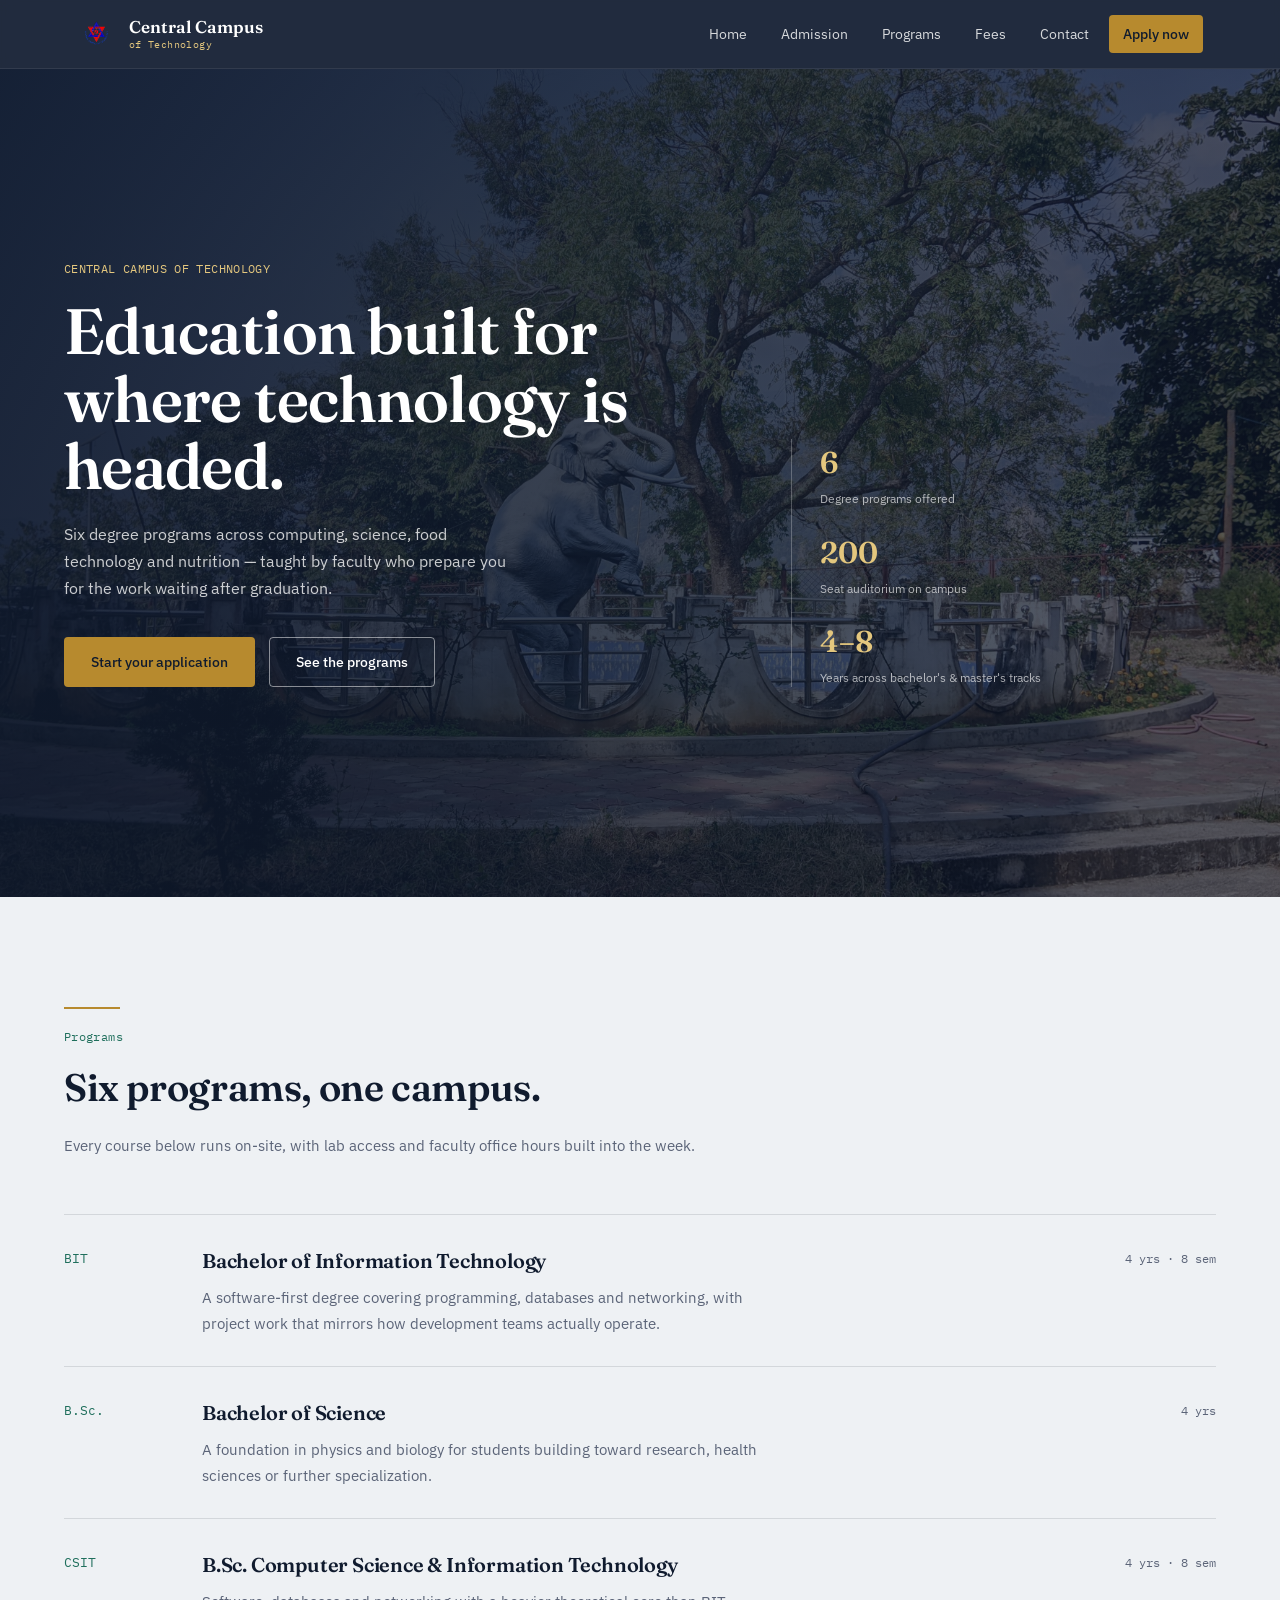
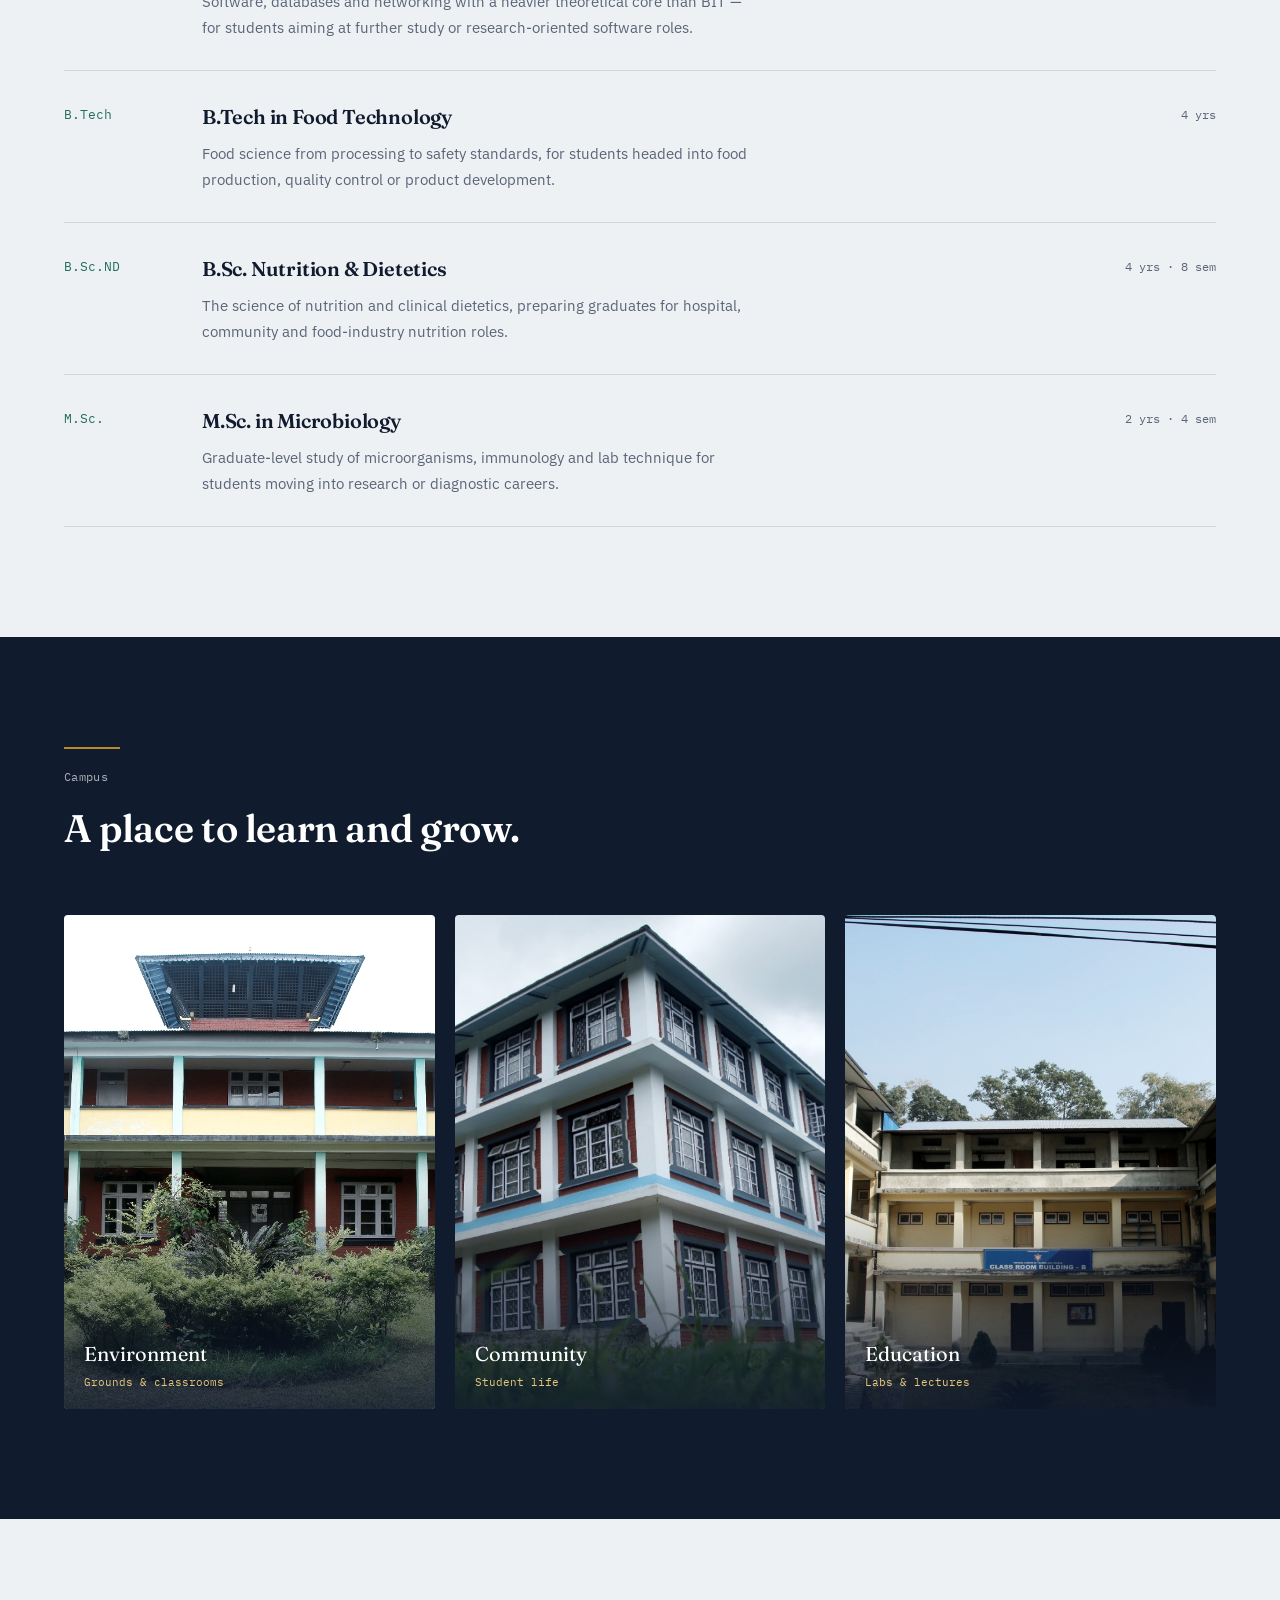
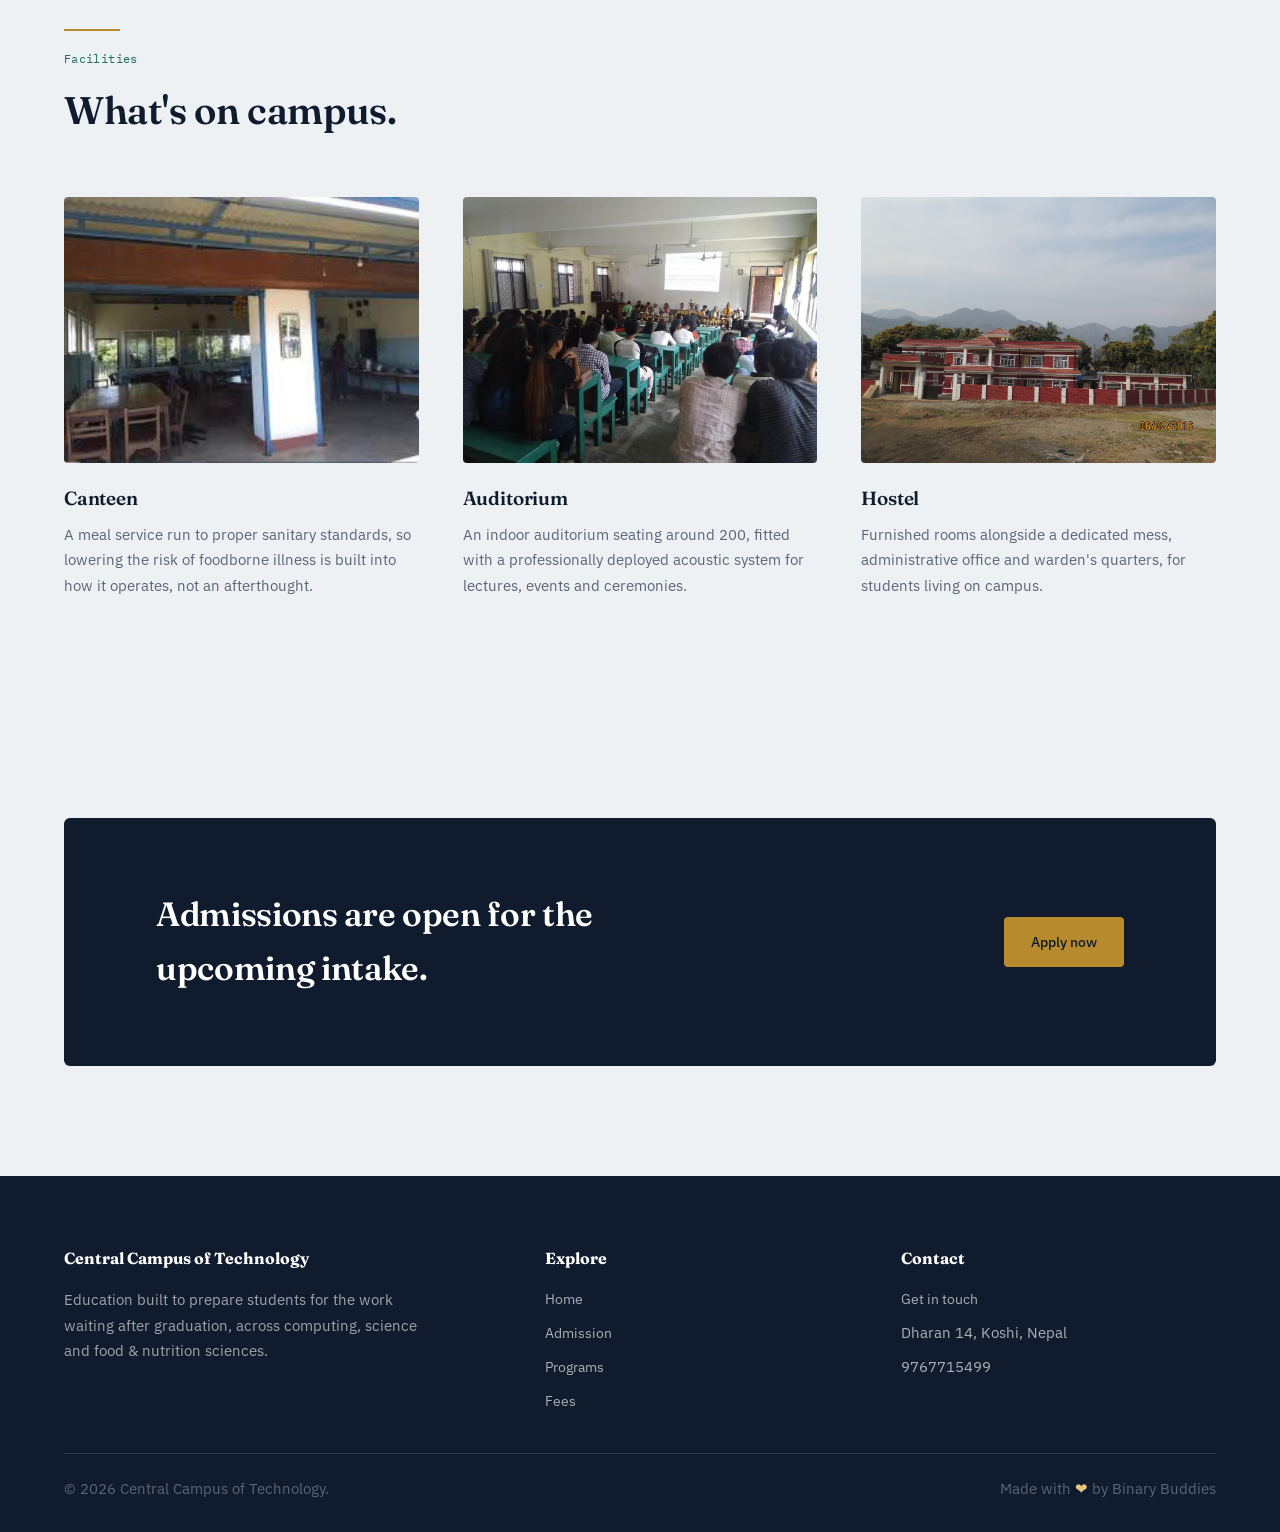
<file: index.html>
<!DOCTYPE html>
<html lang="en">
<head>
  <meta charset="UTF-8">
  <meta name="viewport" content="width=device-width, initial-scale=1.0">
  <meta name="description" content="The Central Campus of Technology provides the education and hands-on training that prepares students for their careers.">
  <meta name="keywords" content="Central Campus of Technology, College, BIT, BSc CSIT, Nepal">
  <meta name="author" content="Binary Buddies">
  <title>Central Campus of Technology</title>
  <link rel="stylesheet" href="./site.css">
  <link rel="shortcut icon" href="./Images/logo.png" type="image/svg+xml">
  <link rel="preconnect" href="https://fonts.googleapis.com">
</head>
<body>

  <header class="site-header">
    <nav>
      <a href="./index.html" class="brand">
        <img src="./Images/logo-removebg-preview.png" alt="Central Campus of Technology logo">
        <span class="brand-name">Central Campus<span>of Technology</span></span>
      </a>
      <button class="menu-icon" onclick="showmenu()" aria-label="Open menu">&#9776;</button>
      <div class="nav-links" id="navLinks">
        <button class="close-icon" onclick="hidemenu()" aria-label="Close menu">&#10005;</button>
        <ul>
          <li><a href="./index.html">Home</a></li>
          <li><a href="./admission_page.html">Admission</a></li>
          <li><a href="#course_call">Programs</a></li>
          <li><a href="./fees_page.html">Fees</a></li>
          <li><a href="./contact_page.html">Contact</a></li>
          <li><a href="./admission_page.html" class="is-cta">Apply now</a></li>
        </ul>
      </div>
    </nav>
  </header>

  <section class="hero">
    <div class="hero-inner">
      <div>
        <p class="hero-eyebrow">CENTRAL CAMPUS OF TECHNOLOGY</p>
        <h1>Education built for where technology is headed.</h1>
        <p class="hero-lede">Six degree programs across computing, science, food technology and nutrition — taught by faculty who prepare you for the work waiting after graduation.</p>
        <div class="hero-actions">
          <a href="./admission_page.html" class="btn btn-primary">Start your application</a>
          <a href="#course_call" class="btn btn-ghost">See the programs</a>
        </div>
      </div>
      <div class="hero-facts">
        <div class="hero-fact"><b>6</b><span>Degree programs offered</span></div>
        <div class="hero-fact"><b>200</b><span>Seat auditorium on campus</span></div>
        <div class="hero-fact"><b>4&ndash;8</b><span>Years across bachelor's &amp; master's tracks</span></div>
      </div>
    </div>
  </section>

  <section class="section" id="course_call">
    <div class="container">
      <div class="section-head">
        <div class="rule"></div>
        <p class="section-tag">Programs</p>
        <h2>Six programs, one campus.</h2>
        <p>Every course below runs on-site, with lab access and faculty office hours built into the week.</p>
      </div>

      <div class="catalog">
        <div class="catalog-row">
          <div class="catalog-code">BIT</div>
          <div class="catalog-body">
            <h3>Bachelor of Information Technology</h3>
            <p>A software-first degree covering programming, databases and networking, with project work that mirrors how development teams actually operate.</p>
          </div>
          <div class="catalog-meta">4 yrs · 8 sem</div>
        </div>

        <div class="catalog-row">
          <div class="catalog-code">B.Sc.</div>
          <div class="catalog-body">
            <h3>Bachelor of Science</h3>
            <p>A foundation in physics and biology for students building toward research, health sciences or further specialization.</p>
          </div>
          <div class="catalog-meta">4 yrs</div>
        </div>

        <div class="catalog-row">
          <div class="catalog-code">CSIT</div>
          <div class="catalog-body">
            <h3>B.Sc. Computer Science &amp; Information Technology</h3>
            <p>Software, databases and networking with a heavier theoretical core than BIT — for students aiming at further study or research-oriented software roles.</p>
          </div>
          <div class="catalog-meta">4 yrs · 8 sem</div>
        </div>

        <div class="catalog-row">
          <div class="catalog-code">B.Tech</div>
          <div class="catalog-body">
            <h3>B.Tech in Food Technology</h3>
            <p>Food science from processing to safety standards, for students headed into food production, quality control or product development.</p>
          </div>
          <div class="catalog-meta">4 yrs</div>
        </div>

        <div class="catalog-row">
          <div class="catalog-code">B.Sc.ND</div>
          <div class="catalog-body">
            <h3>B.Sc. Nutrition &amp; Dietetics</h3>
            <p>The science of nutrition and clinical dietetics, preparing graduates for hospital, community and food-industry nutrition roles.</p>
          </div>
          <div class="catalog-meta">4 yrs · 8 sem</div>
        </div>

        <div class="catalog-row">
          <div class="catalog-code">M.Sc.</div>
          <div class="catalog-body">
            <h3>M.Sc. in Microbiology</h3>
            <p>Graduate-level study of microorganisms, immunology and lab technique for students moving into research or diagnostic careers.</p>
          </div>
          <div class="catalog-meta">2 yrs · 4 sem</div>
        </div>
      </div>
    </div>
  </section>

  <section class="section on-dark">
    <div class="container">
      <div class="section-head">
        <div class="rule"></div>
        <p class="section-tag">Campus</p>
        <h2>A place to learn and grow.</h2>
      </div>
      <div class="campus-grid">
        <div class="campus-tile">
          <img src="./Images/environment.jpg" alt="Campus environment">
          <div class="campus-label">Environment<span>Grounds &amp; classrooms</span></div>
        </div>
        <div class="campus-tile">
          <img src="./Images/cctimg4.jpg" alt="Campus community">
          <div class="campus-label">Community<span>Student life</span></div>
        </div>
        <div class="campus-tile">
          <img src="./Images/cctimg5.jpg" alt="Campus education">
          <div class="campus-label">Education<span>Labs &amp; lectures</span></div>
        </div>
      </div>
    </div>
  </section>

  <section class="section">
    <div class="container">
      <div class="section-head">
        <div class="rule"></div>
        <p class="section-tag">Facilities</p>
        <h2>What's on campus.</h2>
      </div>
      <div class="facilities-grid">
        <div class="facility">
          <img src="./Images/canteen.jpeg" alt="Canteen">
          <h3>Canteen</h3>
          <p>A meal service run to proper sanitary standards, so lowering the risk of foodborne illness is built into how it operates, not an afterthought.</p>
        </div>
        <div class="facility">
          <img src="./Images/Auditorium.jpg" alt="Auditorium">
          <h3>Auditorium</h3>
          <p>An indoor auditorium seating around 200, fitted with a professionally deployed acoustic system for lectures, events and ceremonies.</p>
        </div>
        <div class="facility">
          <img src="./Images/Hostel.jpg" alt="Hostel">
          <h3>Hostel</h3>
          <p>Furnished rooms alongside a dedicated mess, administrative office and warden's quarters, for students living on campus.</p>
        </div>
      </div>
    </div>
  </section>

  <section class="section">
    <div class="container">
      <div class="cta-band">
        <h2>Admissions are open for the upcoming intake.</h2>
        <a href="./admission_page.html" class="btn btn-primary">Apply now</a>
      </div>
    </div>
  </section>

  <footer class="site-footer">
    <div class="container">
      <div class="footer-grid">
        <div>
          <h4>Central Campus of Technology</h4>
          <p>Education built to prepare students for the work waiting after graduation, across computing, science and food &amp; nutrition sciences.</p>
        </div>
        <div>
          <h4>Explore</h4>
          <ul>
            <li><a href="./index.html">Home</a></li>
            <li><a href="./admission_page.html">Admission</a></li>
            <li><a href="./index.html#course_call">Programs</a></li>
            <li><a href="./fees_page.html">Fees</a></li>
          </ul>
        </div>
        <div>
          <h4>Contact</h4>
          <ul>
            <li><a href="./contact_page.html">Get in touch</a></li>
            <li>Dharan 14, Koshi, Nepal</li>
            <li>9767715499</li>
          </ul>
        </div>
      </div>
      <div class="footer-bottom">
        <p>&copy; 2026 Central Campus of Technology.</p>
        <p>Made with <span>&#10084;</span> by Binary Buddies</p>
      </div>
    </div>
  </footer>

  <script src="./main_script.js"></script>
</body>
</html>
</file>
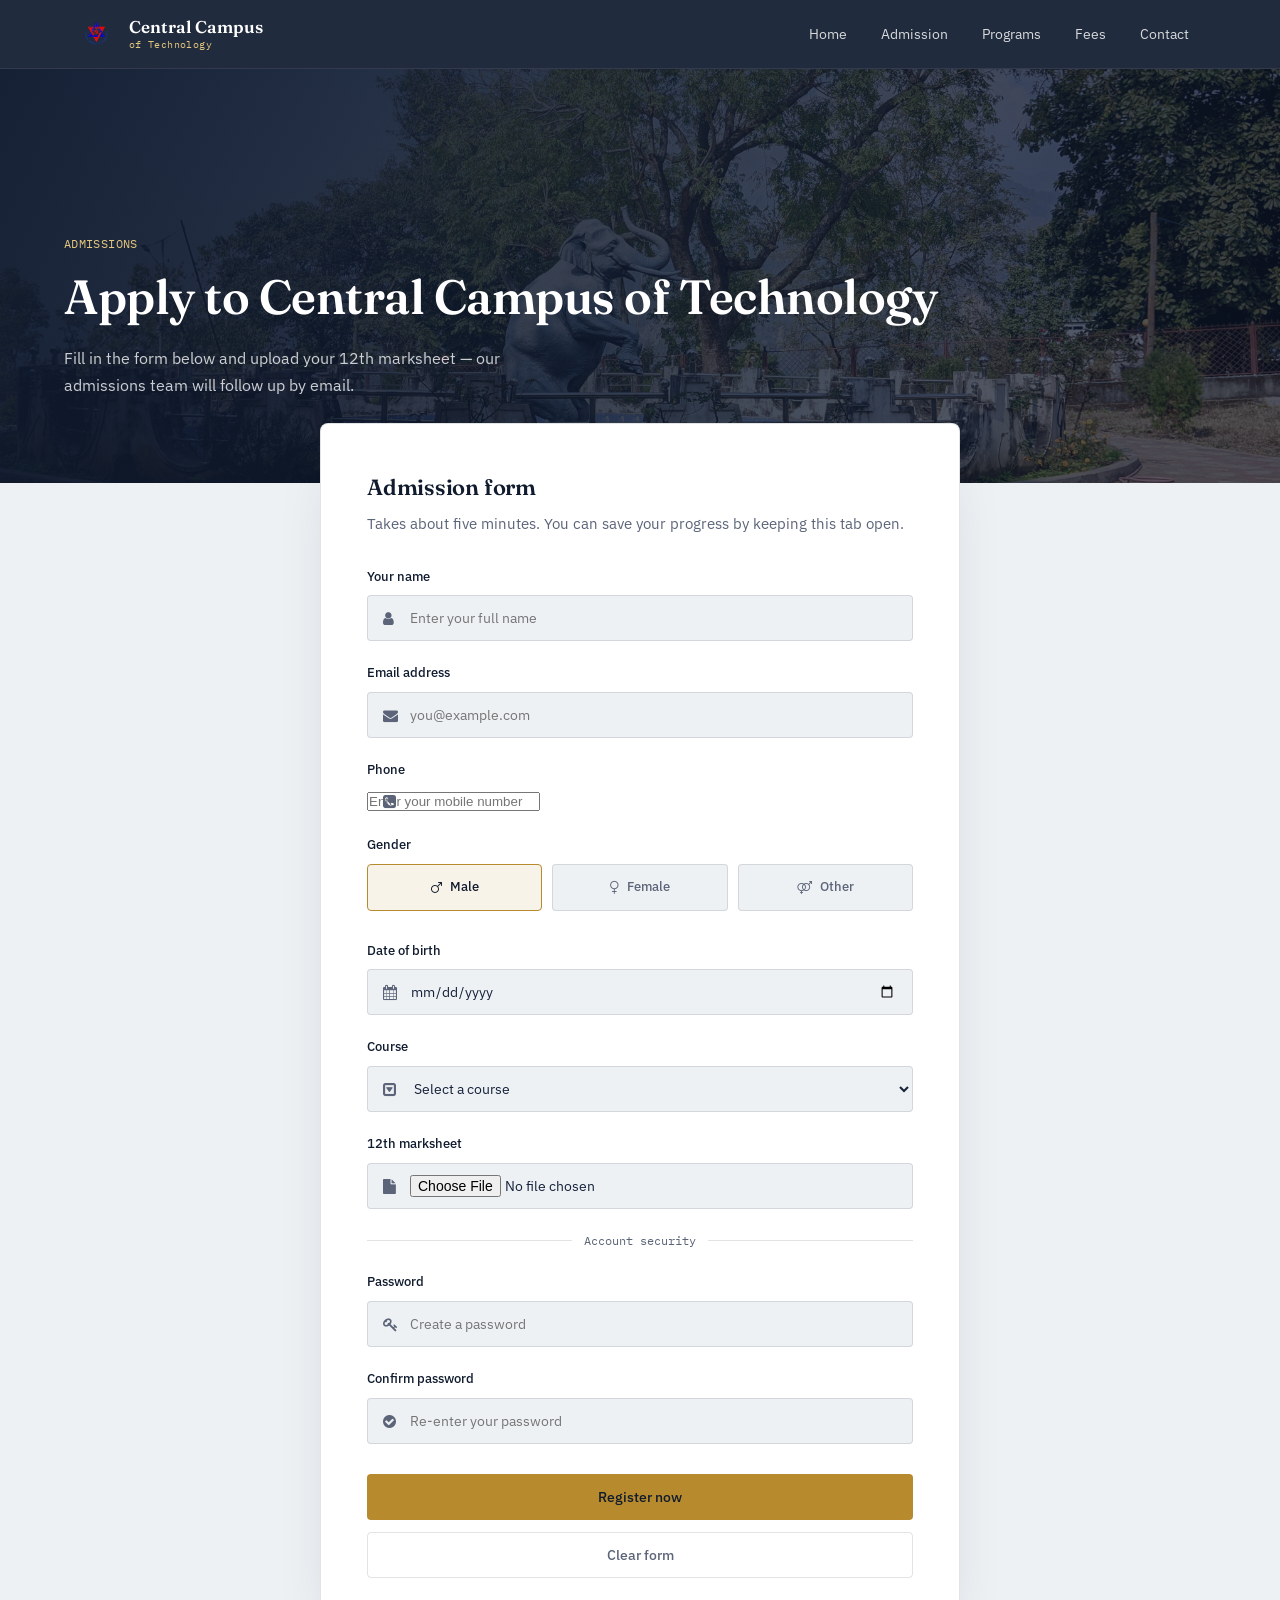
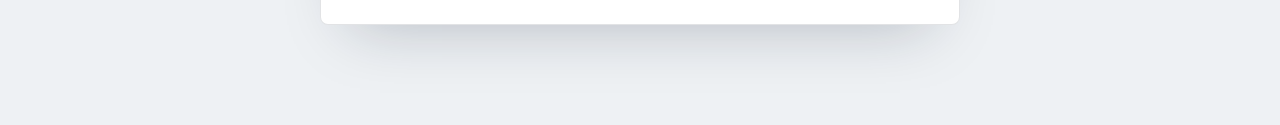
<file: admission_page.html>
<!DOCTYPE html>
<html lang="en">

<head>
	<meta charset="UTF-8">
	<meta name="viewport" content="width=device-width, initial-scale=1.0">
	<title>Admission Form — Central Campus of Technology</title>
	<link rel="shortcut icon" href="./Images/logo.png" type="image/svg+xml">
	<link rel="stylesheet" href="./site.css">
	<link rel="stylesheet" href="https://cdnjs.cloudflare.com/ajax/libs/font-awesome/4.7.0/css/font-awesome.min.css">
</head>

<body class="form-page">

	<header class="site-header">
		<nav>
			<a href="./index.html" class="brand">
				<img src="./Images/logo-removebg-preview.png" alt="Central Campus of Technology logo">
				<span class="brand-name">Central Campus<span>of Technology</span></span>
			</a>
			<button class="menu-icon" onclick="showmenu()" aria-label="Open menu">&#9776;</button>
			<div class="nav-links" id="navLinks">
				<button class="close-icon" onclick="hidemenu()" aria-label="Close menu">&#10005;</button>
				<ul>
					<li><a href="./index.html">Home</a></li>
					<li><a href="./admission_page.html">Admission</a></li>
					<li><a href="./index.html#course_call">Programs</a></li>
					<li><a href="./fees_page.html">Fees</a></li>
					<li><a href="./contact_page.html">Contact</a></li>
				</ul>
			</div>
		</nav>
	</header>

	<section class="hero">
		<div class="hero-inner">
			<div>
				<p class="hero-eyebrow">ADMISSIONS</p>
				<h1>Apply to Central Campus of Technology</h1>
				<p class="hero-lede">Fill in the form below and upload your 12th marksheet — our admissions team will
					follow up by email.</p>
			</div>
		</div>
	</section>

	<div class="form-shell">
		<div class="form-card">
			<h2>Admission form</h2>
			<p>Takes about five minutes. You can save your progress by keeping this tab open.</p>

			<form method="post" onsubmit="sendmail(); this.reset(); return false;">

				<div class="field">
					<label for="yourname">Your name</label>
					<div class="field-input">
						<i class="fa fa-user"></i>
						<input type="text" name="your name" id="yourname" placeholder="Enter your full name" required>
					</div>
				</div>

				<div class="field">
					<label for="emailaddress">Email address</label>
					<div class="field-input">
						<i class="fa fa-envelope"></i>
						<input type="email" name="email address" id="emailaddress" placeholder="you@example.com"
							required>
					</div>
				</div>

				<div class="field">
					<label for="phone">Phone</label>
					<div class="field-input">
						<i class="fa fa-phone-square"></i>
						<input type="tel" name="phone" id="phone" placeholder="Enter your mobile number" required>
					</div>
				</div>

				<div class="field">
					<label>Gender</label>
					<div class="segmented">
						<input type="radio" id="male" name="gender" value="male" checked>
						<label for="male"><i class="fa fa-mars"></i> Male</label>

						<input type="radio" id="female" name="gender" value="female">
						<label for="female"><i class="fa fa-venus"></i> Female</label>

						<input type="radio" id="others" name="gender" value="others">
						<label for="others"><i class="fa fa-venus-mars"></i> Other</label>
					</div>
				</div>

				<div class="field">
					<label for="dob">Date of birth</label>
					<div class="field-input">
						<i class="fa fa-calendar"></i>
						<input type="date" name="dob" id="dob" required>
					</div>
				</div>

				<div class="field">
					<label for="course">Course</label>
					<div class="field-input">
						<i class="fa fa-caret-square-o-down"></i>
						<select id="course" name="cars" required>
							<option value="select">Select a course</option>
							<option value="bit">BIT</option>
							<option value="bsc">B.Sc.</option>
							<option value="bsccsit">BSC.CSIT</option>
							<option value="btech">B.Tech (Food)</option>
							<option value="bscnd">B.Sc. Nutrition and Dietetics</option>
							<option value="mscm">M.Sc. (Microbiology)</option>
						</select>
					</div>
				</div>

				<div class="field">
					<label for="file">12th marksheet</label>
					<div class="field-input">
						<i class="fa fa-file"></i>
						<input type="file" name="file" id="file" required>
					</div>
				</div>

				<div class="divider-text">Account security</div>

				<div class="field">
					<label for="password">Password</label>
					<div class="field-input">
						<i class="fa fa-key"></i>
						<input type="password" name="password" id="password" placeholder="Create a password">
					</div>
				</div>

				<div class="field">
					<label for="confirmpassword">Confirm password</label>
					<div class="field-input">
						<i class="fa fa-check-circle"></i>
						<input type="password" name="confirm password" id="confirmpassword"
							placeholder="Re-enter your password">
					</div>
				</div>

				<div class="form-actions">
					<input type="submit" class="btn btn-primary btn-block" value="Register now">
					<input type="reset" class="btn btn-secondary btn-block" value="Clear form">
				</div>

			</form>
		</div>
	</div>

	<script src="./main_script.js"></script>
</body>

</html>
</file>
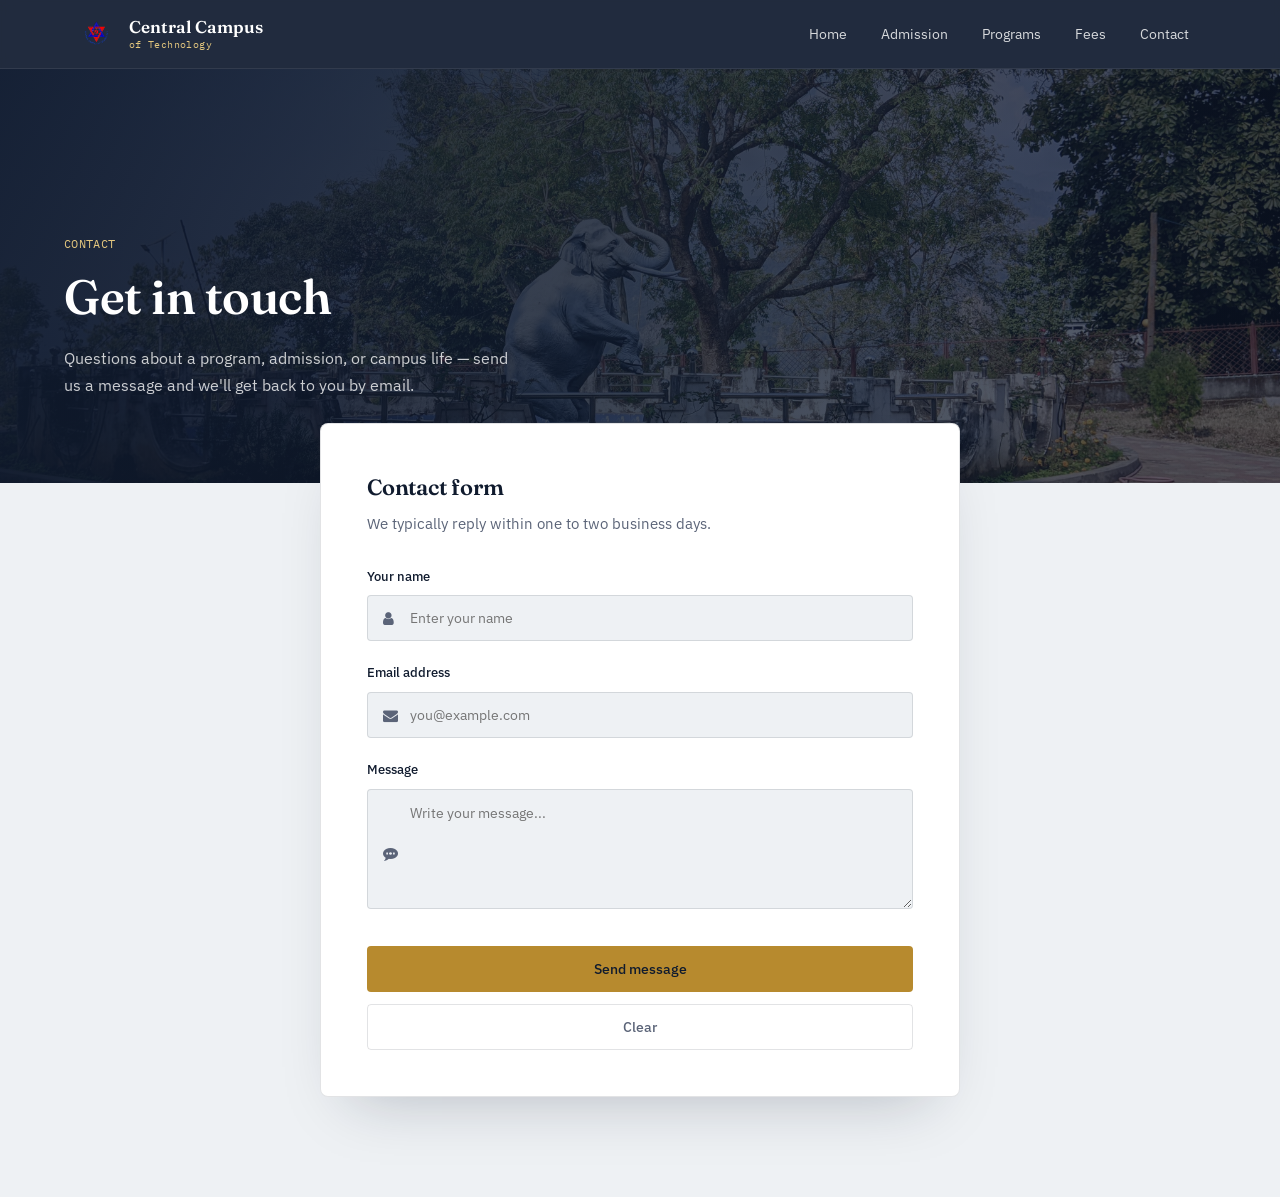
<file: contact_page.html>
<!DOCTYPE html>
<html lang="en">
<head>
  <meta charset="UTF-8">
  <meta name="viewport" content="width=device-width, initial-scale=1.0">
  <title>Contact Us — Central Campus of Technology</title>
  <link rel="shortcut icon" href="./Images/logo.png" type="image/svg+xml">
  <link rel="stylesheet" href="./site.css">
  <link rel="stylesheet" href="https://cdnjs.cloudflare.com/ajax/libs/font-awesome/4.7.0/css/font-awesome.min.css">
</head>
<body class="form-page">

  <header class="site-header">
    <nav>
      <a href="./index.html" class="brand">
        <img src="./Images/logo-removebg-preview.png" alt="Central Campus of Technology logo">
        <span class="brand-name">Central Campus<span>of Technology</span></span>
      </a>
      <button class="menu-icon" onclick="showmenu()" aria-label="Open menu">&#9776;</button>
      <div class="nav-links" id="navLinks">
        <button class="close-icon" onclick="hidemenu()" aria-label="Close menu">&#10005;</button>
        <ul>
          <li><a href="./index.html">Home</a></li>
          <li><a href="./admission_page.html">Admission</a></li>
          <li><a href="./index.html#course_call">Programs</a></li>
          <li><a href="./fees_page.html">Fees</a></li>
          <li><a href="./contact_page.html">Contact</a></li>
        </ul>
      </div>
    </nav>
  </header>

  <section class="hero">
    <div class="hero-inner">
      <div>
        <p class="hero-eyebrow">CONTACT</p>
        <h1>Get in touch</h1>
        <p class="hero-lede">Questions about a program, admission, or campus life — send us a message and we'll get back to you by email.</p>
      </div>
    </div>
  </section>

  <div class="form-shell">
    <div class="form-card">
      <h2>Contact form</h2>
      <p>We typically reply within one to two business days.</p>

      <form method="post" onsubmit="sendmail(); this.reset(); return false;">

        <div class="field">
          <label for="yourname">Your name</label>
          <div class="field-input">
            <i class="fa fa-user"></i>
            <input type="text" name="your name" id="yourname" placeholder="Enter your name" required>
          </div>
        </div>

        <div class="field">
          <label for="emailaddress">Email address</label>
          <div class="field-input">
            <i class="fa fa-envelope"></i>
            <input type="email" name="email address" id="emailaddress" placeholder="you@example.com" required>
          </div>
        </div>

        <div class="field">
          <label for="phone">Message</label>
          <div class="field-input">
            <i class="fa fa-commenting"></i>
            <textarea name="phone" id="phone" placeholder="Write your message..."></textarea>
          </div>
        </div>

        <div class="form-actions">
          <input type="submit" class="btn btn-primary btn-block" value="Send message">
          <input type="reset" class="btn btn-secondary btn-block" value="Clear">
        </div>

      </form>
    </div>
  </div>

  <script src="./main_script.js"></script>
</body>
</html>
</file>
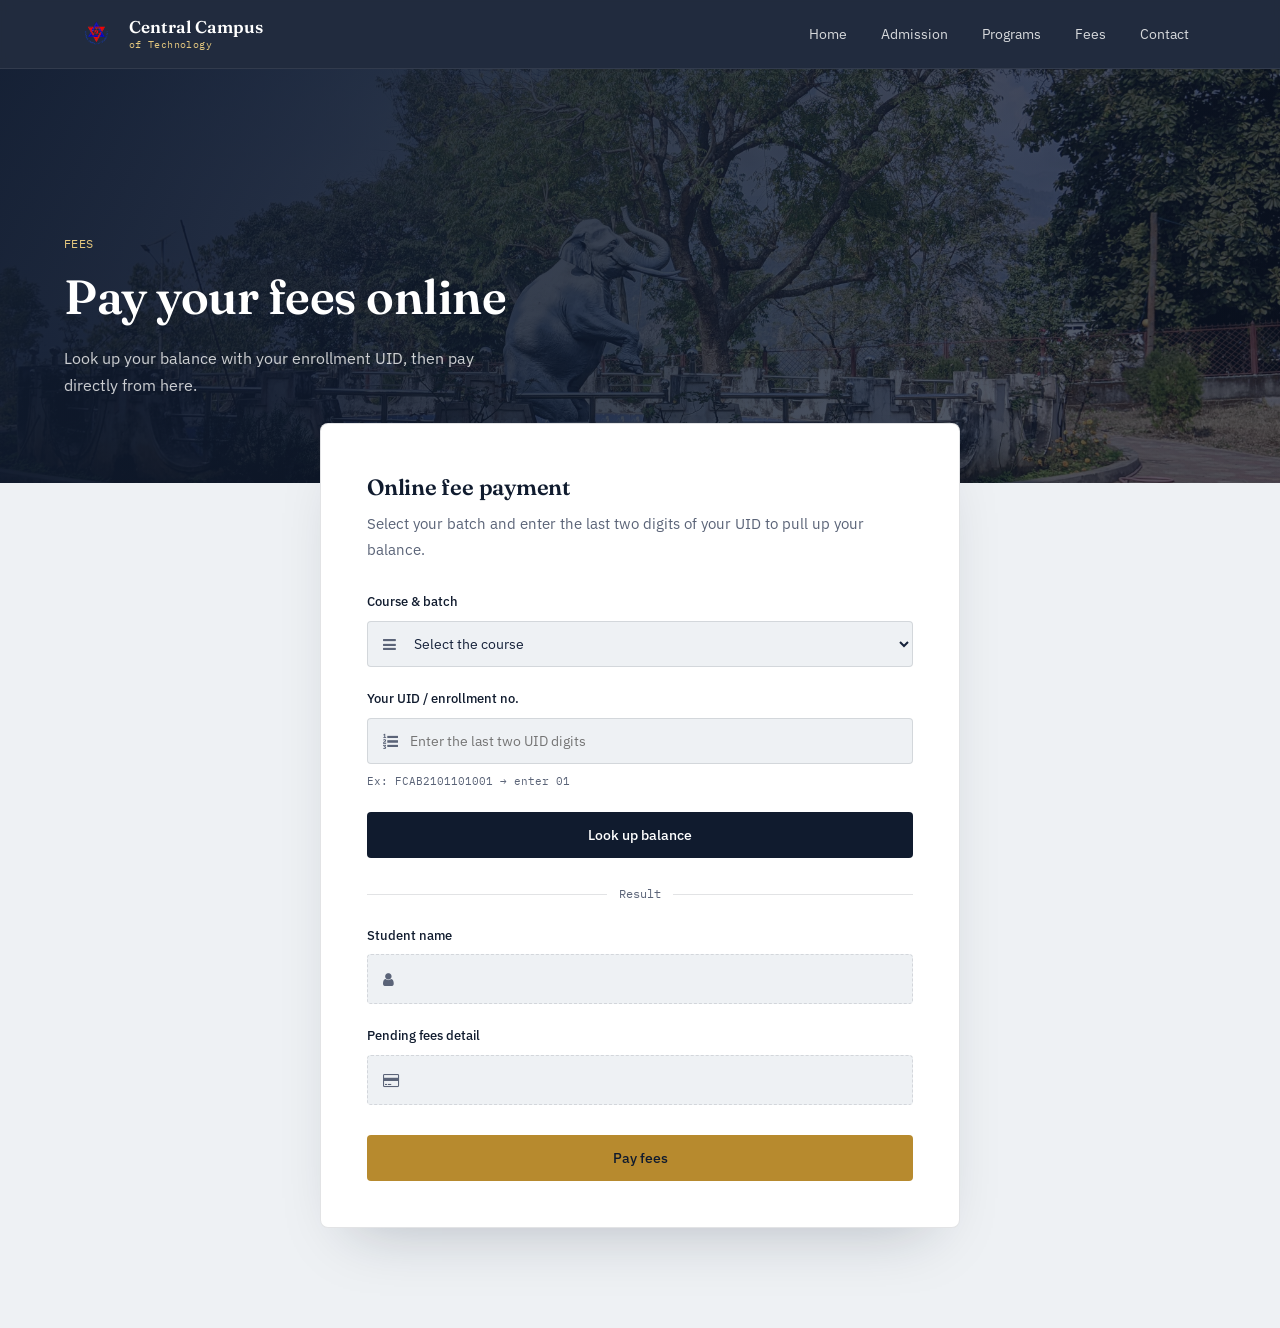
<file: fees_page.html>
<!DOCTYPE html>
<html lang="en">

<head>
  <meta charset="UTF-8">
  <meta name="viewport" content="width=device-width, initial-scale=1.0">
  <title>Pay Fees — Central Campus of Technology</title>
  <link rel="shortcut icon" href="./Images/logo.png" type="image/svg+xml">
  <link rel="stylesheet" href="./site.css">
  <link rel="stylesheet" href="https://cdnjs.cloudflare.com/ajax/libs/font-awesome/4.7.0/css/font-awesome.min.css">
</head>

<body class="form-page">

  <header class="site-header">
    <nav>
      <a href="./index.html" class="brand">
        <img src="./Images/logo-removebg-preview.png" alt="Central Campus of Technology logo">
        <span class="brand-name">Central Campus<span>of Technology</span></span>
      </a>
      <button class="menu-icon" onclick="showmenu()" aria-label="Open menu">&#9776;</button>
      <div class="nav-links" id="navLinks">
        <button class="close-icon" onclick="hidemenu()" aria-label="Close menu">&#10005;</button>
        <ul>
          <li><a href="./index.html">Home</a></li>
          <li><a href="./admission_page.html">Admission</a></li>
          <li><a href="./index.html#course_call">Programs</a></li>
          <li><a href="./fees_page.html">Fees</a></li>
          <li><a href="./contact_page.html">Contact</a></li>
        </ul>
      </div>
    </nav>
  </header>

  <section class="hero">
    <div class="hero-inner">
      <div>
        <p class="hero-eyebrow">FEES</p>
        <h1>Pay your fees online</h1>
        <p class="hero-lede">Look up your balance with your enrollment UID, then pay directly from here.</p>
      </div>
    </div>
  </section>

  <div class="form-shell">
    <div class="form-card">
      <h2>Online fee payment</h2>
      <p>Select your batch and enter the last two digits of your UID to pull up your balance.</p>

      <form onsubmit="pay(); return false;">

        <div class="field">
          <label for="course">Course &amp; batch</label>
          <div class="field-input">
            <i class="fa fa-bars"></i>
            <select id="course" name="cars" required>
              <option value="select">Select the course</option>
              <option value="bca" id="bcabatch">BCA 2021&ndash;2022 Batch</option>
            </select>
          </div>
        </div>

        <div class="field">
          <label for="uid">Your UID / enrollment no.</label>
          <div class="field-input">
            <i class="fa fa-list-ol"></i>
            <input type="number" id="uid" placeholder="Enter the last two UID digits">
          </div>
          <p class="field-hint">Ex: FCAB2101101001 &rarr; enter 01</p>
        </div>

        <div class="form-actions" style="margin-top:0; margin-bottom:26px;">
          <input type="button" class="btn btn-dark btn-block" value="Look up balance" onclick="getInputValue()">
        </div>

        <div class="divider-text">Result</div>

        <div class="field">
          <label>Student name</label>
          <div class="field-input">
            <i class="fa fa-user"></i>
            <p id="demo" class="readout">&nbsp;</p>
          </div>
        </div>

        <div class="field">
          <label>Pending fees detail</label>
          <div class="field-input">
            <i class="fa fa-credit-card"></i>
            <p id="demo1" class="readout">&nbsp;</p>
          </div>
        </div>

        <div class="form-actions">
          <input type="button" class="btn btn-primary btn-block" value="Pay fees" onclick="sendmail()">
        </div>

      </form>
    </div>
  </div>

  <script src="./main_script.js"></script>
</body>

</html>
</file>
<file: site.css>
@import url('https://fonts.googleapis.com/css2?family=Fraunces:opsz,wght@9..144,400;9..144,500;9..144,600;9..144,700&family=IBM+Plex+Sans:wght@400;500;600&family=IBM+Plex+Mono:wght@400;500&display=swap');

:root {
    --ink: #101B2E;
    --ink-soft: #223252;
    --paper: #EEF1F4;
    --paper-raised: #FFFFFF;
    --gold: #B78A2E;
    --gold-soft: #E4C77E;
    --teal: #1F6F5C;
    --text: #16223A;
    --text-muted: #5B6478;
    --line: rgba(16, 27, 46, 0.12);
    --line-soft: rgba(16, 27, 46, 0.07);
    --danger: #A23B3B;
    --display: 'Fraunces', Georgia, serif;
    --body: 'IBM Plex Sans', -apple-system, BlinkMacSystemFont, sans-serif;
    --mono: 'IBM Plex Mono', 'Courier New', monospace;
    --container: 1160px;
    --radius: 4px;
}

* {
    margin: 0;
    padding: 0;
    box-sizing: border-box;
}

html {
    scroll-behavior: smooth;
}

@media (prefers-reduced-motion: reduce) {
    html {
        scroll-behavior: auto;
    }

    *,
    *::before,
    *::after {
        animation-duration: 0.001ms !important;
        animation-iteration-count: 1 !important;
        transition-duration: 0.001ms !important;
    }
}

body {
    font-family: var(--body);
    color: var(--text);
    background: var(--paper);
    font-size: 15px;
    line-height: 1.6;
    cursor: default;
}

img {
    max-width: 100%;
    display: block;
}

a {
    color: inherit;
}

p {
    color: var(--text-muted);
    font-size: 15px;
    line-height: 1.7;
}

h1,
h2,
h3 {
    font-family: var(--display);
    color: var(--ink);
    font-weight: 600;
    letter-spacing: -0.01em;
}

::selection {
    background: var(--gold-soft);
    color: var(--ink);
}

:focus-visible {
    outline: 2px solid var(--gold);
    outline-offset: 3px;
}

body::-webkit-scrollbar {
    width: 8px;
    height: 8px;
}

body::-webkit-scrollbar-track {
    background: var(--paper);
}

body::-webkit-scrollbar-thumb {
    background-color: var(--ink-soft);
    border-radius: 4px;
}

.container {
    width: 90%;
    max-width: var(--container);
    margin: 0 auto;
}

.btn {
    display: inline-flex;
    align-items: center;
    gap: 8px;
    padding: 13px 26px;
    font-family: var(--body);
    font-size: 14px;
    font-weight: 500;
    text-decoration: none;
    border-radius: var(--radius);
    border: 1px solid transparent;
    cursor: pointer;
    transition: background 0.25s ease, color 0.25s ease, border-color 0.25s ease, transform 0.15s ease;
}

.btn-primary {
    background: var(--gold);
    color: var(--ink);
}

.btn-primary:hover {
    background: var(--gold-soft);
    transform: translateY(-1px);
}

.btn-ghost {
    background: transparent;
    color: #fff;
    border-color: rgba(255, 255, 255, 0.5);
}

.btn-ghost:hover {
    border-color: #fff;
    background: rgba(255, 255, 255, 0.08);
}

.btn-dark {
    background: var(--ink);
    color: #fff;
}

.btn-dark:hover {
    background: var(--ink-soft);
}

.btn-block {
    width: 100%;
    justify-content: center;
}

.site-header {
    position: sticky;
    top: 0;
    z-index: 100;
    background: rgba(16, 27, 46, 0.92);
    backdrop-filter: blur(8px);
    border-bottom: 1px solid rgba(255, 255, 255, 0.08);
}

nav {
    display: flex;
    align-items: center;
    justify-content: space-between;
    padding: 14px 6%;
}

.brand {
    display: flex;
    align-items: center;
    gap: 12px;
    text-decoration: none;
}

.brand img {
    width: 40px;
    height: 40px;
    object-fit: contain;
    border-radius: 3px;
}

.brand-name {
    font-family: var(--display);
    color: #fff;
    font-size: 17px;
    font-weight: 600;
    line-height: 1.15;
}

.brand-name span {
    display: block;
    font-family: var(--mono);
    font-size: 10px;
    letter-spacing: 0.04em;
    color: var(--gold-soft);
    font-weight: 400;
    margin-top: 2px;
}

.nav-links ul {
    display: flex;
    list-style: none;
    gap: 6px;
}

.nav-links a {
    display: block;
    padding: 8px 14px;
    color: rgba(255, 255, 255, 0.82);
    text-decoration: none;
    font-size: 14px;
    border-radius: var(--radius);
    transition: background 0.2s ease, color 0.2s ease;
}

.nav-links a:hover {
    background: rgba(255, 255, 255, 0.08);
    color: #fff;
}

.nav-links a.is-cta {
    background: var(--gold);
    color: var(--ink);
    font-weight: 500;
}

.nav-links a.is-cta:hover {
    background: var(--gold-soft);
}

.menu-icon,
.close-icon {
    display: none;
}

@media (max-width: 860px) {
    .menu-icon {
        display: block;
        background: none;
        border: 0;
        color: #fff;
        font-size: 24px;
        cursor: pointer;
        line-height: 1;
    }

    .nav-links {
        position: fixed;
        top: 0;
        right: -300px;
        height: 100vh;
        width: 270px;
        background: var(--ink);
        padding: 20px;
        transition: right 0.4s ease;
        box-shadow: -12px 0 30px rgba(0, 0, 0, 0.25);
    }

    .nav-links.open {
        right: 0;
    }

    .nav-links ul {
        flex-direction: column;
        margin-top: 50px;
        gap: 4px;
    }

    .nav-links a {
        padding: 12px 14px;
    }

    .close-icon {
        display: block;
        position: absolute;
        top: 16px;
        right: 18px;
        background: none;
        border: 0;
        color: #fff;
        font-size: 20px;
        cursor: pointer;
    }
}

.hero {
    position: relative;
    min-height: 92vh;
    display: flex;
    align-items: center;
    background:
        linear-gradient(120deg, rgba(16, 27, 46, 0.94) 0%, rgba(16, 27, 46, 0.72) 55%, rgba(16, 27, 46, 0.5) 100%),
        linear-gradient(rgba(4, 9, 30, 0.3), rgba(4, 9, 30, 0.3)),
        url(../assets/WhatsApp\ Image\ 2025-01-15\ at\ 10.54.00\ AM.jpeg) center/cover no-repeat,
        var(--ink);
}

.hero-inner {
    width: 90%;
    max-width: var(--container);
    margin: 0 auto;
    padding: 80px 0 100px;
    display: grid;
    grid-template-columns: 1.1fr 0.7fr;
    gap: 60px;
    align-items: end;
}

.hero-eyebrow {
    font-family: var(--mono);
    font-size: 12px;
    color: var(--gold-soft);
    letter-spacing: 0.03em;
    margin-bottom: 18px;
}

.hero h1 {
    color: #fff;
    font-size: clamp(2.4rem, 5vw, 4rem);
    line-height: 1.05;
    max-width: 14ch;
}

.hero-lede {
    color: rgba(255, 255, 255, 0.78);
    font-size: 16px;
    max-width: 46ch;
    margin: 22px 0 34px;
}

.hero-actions {
    display: flex;
    gap: 14px;
    flex-wrap: wrap;
}

.hero-facts {
    border-left: 1px solid rgba(255, 255, 255, 0.25);
    padding-left: 28px;
    display: flex;
    flex-direction: column;
    gap: 20px;
}

.hero-fact b {
    display: block;
    font-family: var(--display);
    font-size: 30px;
    color: var(--gold-soft);
    font-weight: 600;
}

.hero-fact span {
    display: block;
    font-size: 12px;
    color: rgba(255, 255, 255, 0.65);
    margin-top: 2px;
}

@media (prefers-reduced-motion: no-preference) {

    .hero-eyebrow,
    .hero h1,
    .hero-lede,
    .hero-actions,
    .hero-facts {
        opacity: 0;
        animation: rise 0.7s ease forwards;
    }

    .hero-eyebrow {
        animation-delay: 0.05s;
    }

    .hero h1 {
        animation-delay: 0.15s;
    }

    .hero-lede {
        animation-delay: 0.28s;
    }

    .hero-actions {
        animation-delay: 0.4s;
    }

    .hero-facts {
        animation-delay: 0.5s;
    }
}

@keyframes rise {
    from {
        opacity: 0;
        transform: translateY(14px);
    }

    to {
        opacity: 1;
        transform: none;
    }
}

@media (max-width: 860px) {
    .hero-inner {
        grid-template-columns: 1fr;
        padding: 60px 0 60px;
    }

    .hero-facts {
        border-left: 0;
        border-top: 1px solid rgba(255, 255, 255, 0.25);
        padding-left: 0;
        padding-top: 22px;
        flex-direction: row;
        flex-wrap: wrap;
    }
}

.section {
    padding: 110px 0;
}

.section-head {
    max-width: 640px;
    margin-bottom: 56px;
}

.section-head p {
    margin-top: 14px;
}

.section-tag {
    font-family: var(--mono);
    font-size: 12px;
    color: var(--teal);
    letter-spacing: 0.03em;
}

.section-head h2 {
    font-size: clamp(1.8rem, 3.2vw, 2.4rem);
    margin-top: 10px;
}

.rule {
    height: 2px;
    width: 56px;
    background: var(--gold);
    margin-bottom: 18px;
}

.on-dark {
    background: var(--ink);
}

.on-dark .section-head h2 {
    color: #fff;
}

.on-dark .section-head p {
    color: rgba(255, 255, 255, 0.65);
}

.catalog {
    border-top: 1px solid var(--line);
}

.catalog-row {
    display: grid;
    grid-template-columns: 110px 1fr 140px;
    gap: 28px;
    padding: 30px 0;
    border-bottom: 1px solid var(--line);
    align-items: start;
    transition: background 0.25s ease;
}

.catalog-row:hover {
    background: rgba(183, 138, 46, 0.05);
}

.catalog-code {
    font-family: var(--mono);
    font-size: 13px;
    color: var(--teal);
    padding-top: 4px;
}

.catalog-body h3 {
    font-size: 20px;
    margin-bottom: 8px;
}

.catalog-body p {
    max-width: 62ch;
}

.catalog-meta {
    text-align: right;
    font-family: var(--mono);
    font-size: 12px;
    color: var(--text-muted);
    padding-top: 4px;
}

@media (max-width: 700px) {
    .catalog-row {
        grid-template-columns: 1fr;
        gap: 8px;
    }

    .catalog-meta {
        text-align: left;
    }
}

.campus-grid {
    display: grid;
    grid-template-columns: repeat(3, 1fr);
    gap: 20px;
}

.campus-tile {
    position: relative;
    border-radius: var(--radius);
    overflow: hidden;
    aspect-ratio: 3/4;
    background: var(--ink-soft);
}

.campus-tile img {
    width: 100%;
    height: 100%;
    object-fit: cover;
    filter: grayscale(35%) contrast(1.05);
    transition: transform 0.6s ease, filter 0.6s ease;
}

.campus-tile:hover img {
    transform: scale(1.06);
    filter: grayscale(0%) contrast(1.05);
}

.campus-tile::after {
    content: '';
    position: absolute;
    inset: 0;
    background: linear-gradient(0deg, rgba(16, 27, 46, 0.85) 0%, rgba(16, 27, 46, 0) 45%);
}

.campus-label {
    position: absolute;
    left: 20px;
    bottom: 18px;
    z-index: 2;
    color: #fff;
    font-family: var(--display);
    font-size: 20px;
}

.campus-label span {
    display: block;
    font-family: var(--mono);
    font-size: 11px;
    color: var(--gold-soft);
    margin-top: 4px;
    font-weight: 400;
}

@media (max-width: 780px) {
    .campus-grid {
        grid-template-columns: 1fr;
    }

    .campus-tile {
        aspect-ratio: 16/10;
    }
}

.facilities-grid {
    display: grid;
    grid-template-columns: repeat(3, 1fr);
    gap: 44px;
}

.facility img {
    width: 100%;
    aspect-ratio: 4/3;
    object-fit: cover;
    border-radius: var(--radius);
    margin-bottom: 20px;
}

.facility h3 {
    text-align: left;
    font-size: 19px;
    margin-bottom: 8px;
}

.facility p {
    padding: 0;
}

@media (max-width: 780px) {
    .facilities-grid {
        grid-template-columns: 1fr;
        gap: 34px;
    }
}

.cta-band {
    background: var(--ink);
    border-radius: 6px;
    padding: 70px 8%;
    text-align: left;
    display: flex;
    align-items: center;
    justify-content: space-between;
    gap: 30px;
    flex-wrap: wrap;
}

.cta-band h2 {
    color: #fff;
    font-size: clamp(1.6rem, 3vw, 2.1rem);
    max-width: 22ch;
}

.site-footer {
    background: var(--ink);
    color: rgba(255, 255, 255, 0.65);
    padding: 70px 0 30px;
}

.footer-grid {
    display: grid;
    grid-template-columns: 1.4fr 1fr 1fr;
    gap: 40px;
    padding-bottom: 40px;
    border-bottom: 1px solid rgba(255, 255, 255, 0.12);
}

.footer-grid h4 {
    color: #fff;
    font-family: var(--display);
    font-size: 16px;
    margin-bottom: 16px;
}

.footer-grid p {
    color: rgba(255, 255, 255, 0.6);
    max-width: 40ch;
}

.footer-grid ul {
    list-style: none;
    display: flex;
    flex-direction: column;
    gap: 10px;
}

.footer-grid a {
    color: rgba(255, 255, 255, 0.65);
    text-decoration: none;
    font-size: 14px;
}

.footer-grid a:hover {
    color: var(--gold-soft);
}

.footer-bottom {
    padding-top: 22px;
    display: flex;
    justify-content: space-between;
    flex-wrap: wrap;
    gap: 10px;
    font-size: 13px;
}

.footer-bottom span {
    color: var(--gold-soft);
}

@media (max-width: 780px) {
    .footer-grid {
        grid-template-columns: 1fr;
    }
}

.form-page .hero {
    min-height: 46vh;
    align-items: flex-end;
}

.form-page .hero-inner {
    padding: 60px 0 50px;
    grid-template-columns: 1fr;
}

.form-page .hero h1 {
    font-size: clamp(2rem, 4vw, 3rem);
    max-width: none;
}

.form-shell {
    width: 90%;
    max-width: 640px;
    margin: -60px auto 100px;
    position: relative;
    z-index: 5;
}

.form-card {
    background: var(--paper-raised);
    border: 1px solid var(--line);
    border-radius: 8px;
    padding: 46px;
    box-shadow: 0 30px 60px -30px rgba(16, 27, 46, 0.25);
}

.form-card h2 {
    font-size: 22px;
    margin-bottom: 6px;
}

.form-card>p {
    margin-bottom: 30px;
}

.field {
    margin-bottom: 22px;
}

.field label {
    display: block;
    font-size: 13px;
    font-weight: 500;
    color: var(--ink);
    margin-bottom: 8px;
}

.field-input {
    position: relative;
}

.field-input i {
    position: absolute;
    left: 16px;
    top: 50%;
    transform: translateY(-50%);
    color: var(--text-muted);
    font-size: 15px;
    pointer-events: none;
}

.field input[type="text"],
.field input[type="email"],
.field input[type="number"],
.field input[type="date"],
.field input[type="password"],
.field input[type="file"],
.field select,
.field textarea {
    width: 100%;
    font-family: var(--body);
    font-size: 14px;
    color: var(--text);
    background: var(--paper);
    border: 1.5px solid var(--line);
    border-radius: var(--radius);
    padding: 12px 16px 12px 42px;
    height: 46px;
    transition: border-color 0.2s ease, background 0.2s ease;
}

.field textarea {
    height: auto;
    min-height: 120px;
    padding-top: 14px;
    resize: vertical;
}

.field input:focus,
.field select:focus,
.field textarea:focus {
    border-color: var(--gold);
    background: #fff;
}

.field input[type="file"] {
    padding: 10px 16px 10px 42px;
    line-height: 24px;
}

.readout {
    width: 100%;
    min-height: 46px;
    padding: 12px 16px 12px 42px;
    border-radius: var(--radius);
    border: 1.5px dashed var(--line);
    background: var(--paper);
    font-size: 14px;
    color: var(--text);
    display: flex;
    align-items: center;
}

.field-hint {
    font-family: var(--mono);
    font-size: 11px;
    color: var(--text-muted);
    margin-top: 8px;
}

.segmented {
    display: flex;
    gap: 10px;
}

.segmented input {
    position: absolute;
    opacity: 0;
}

.segmented label {
    flex: 1;
    display: flex;
    align-items: center;
    justify-content: center;
    gap: 8px;
    padding: 12px;
    border: 1.5px solid var(--line);
    border-radius: var(--radius);
    background: var(--paper);
    font-size: 13px;
    color: var(--text-muted);
    cursor: pointer;
    transition: 0.2s ease;
}

.segmented input:checked+label {
    border-color: var(--gold);
    color: var(--ink);
    background: rgba(183, 138, 46, 0.1);
    font-weight: 500;
}

.form-actions {
    display: flex;
    flex-direction: column;
    gap: 12px;
    margin-top: 30px;
}

.form-actions .btn-secondary {
    background: transparent;
    color: var(--text-muted);
    border: 1.5px solid var(--line);
}

.form-actions .btn-secondary:hover {
    border-color: var(--ink);
    color: var(--ink);
}

.divider-text {
    display: flex;
    align-items: center;
    gap: 12px;
    margin: 8px 0 22px;
    color: var(--text-muted);
    font-size: 12px;
    font-family: var(--mono);
}

.divider-text::before,
.divider-text::after {
    content: '';
    flex: 1;
    height: 1px;
    background: var(--line);
}
</file>
